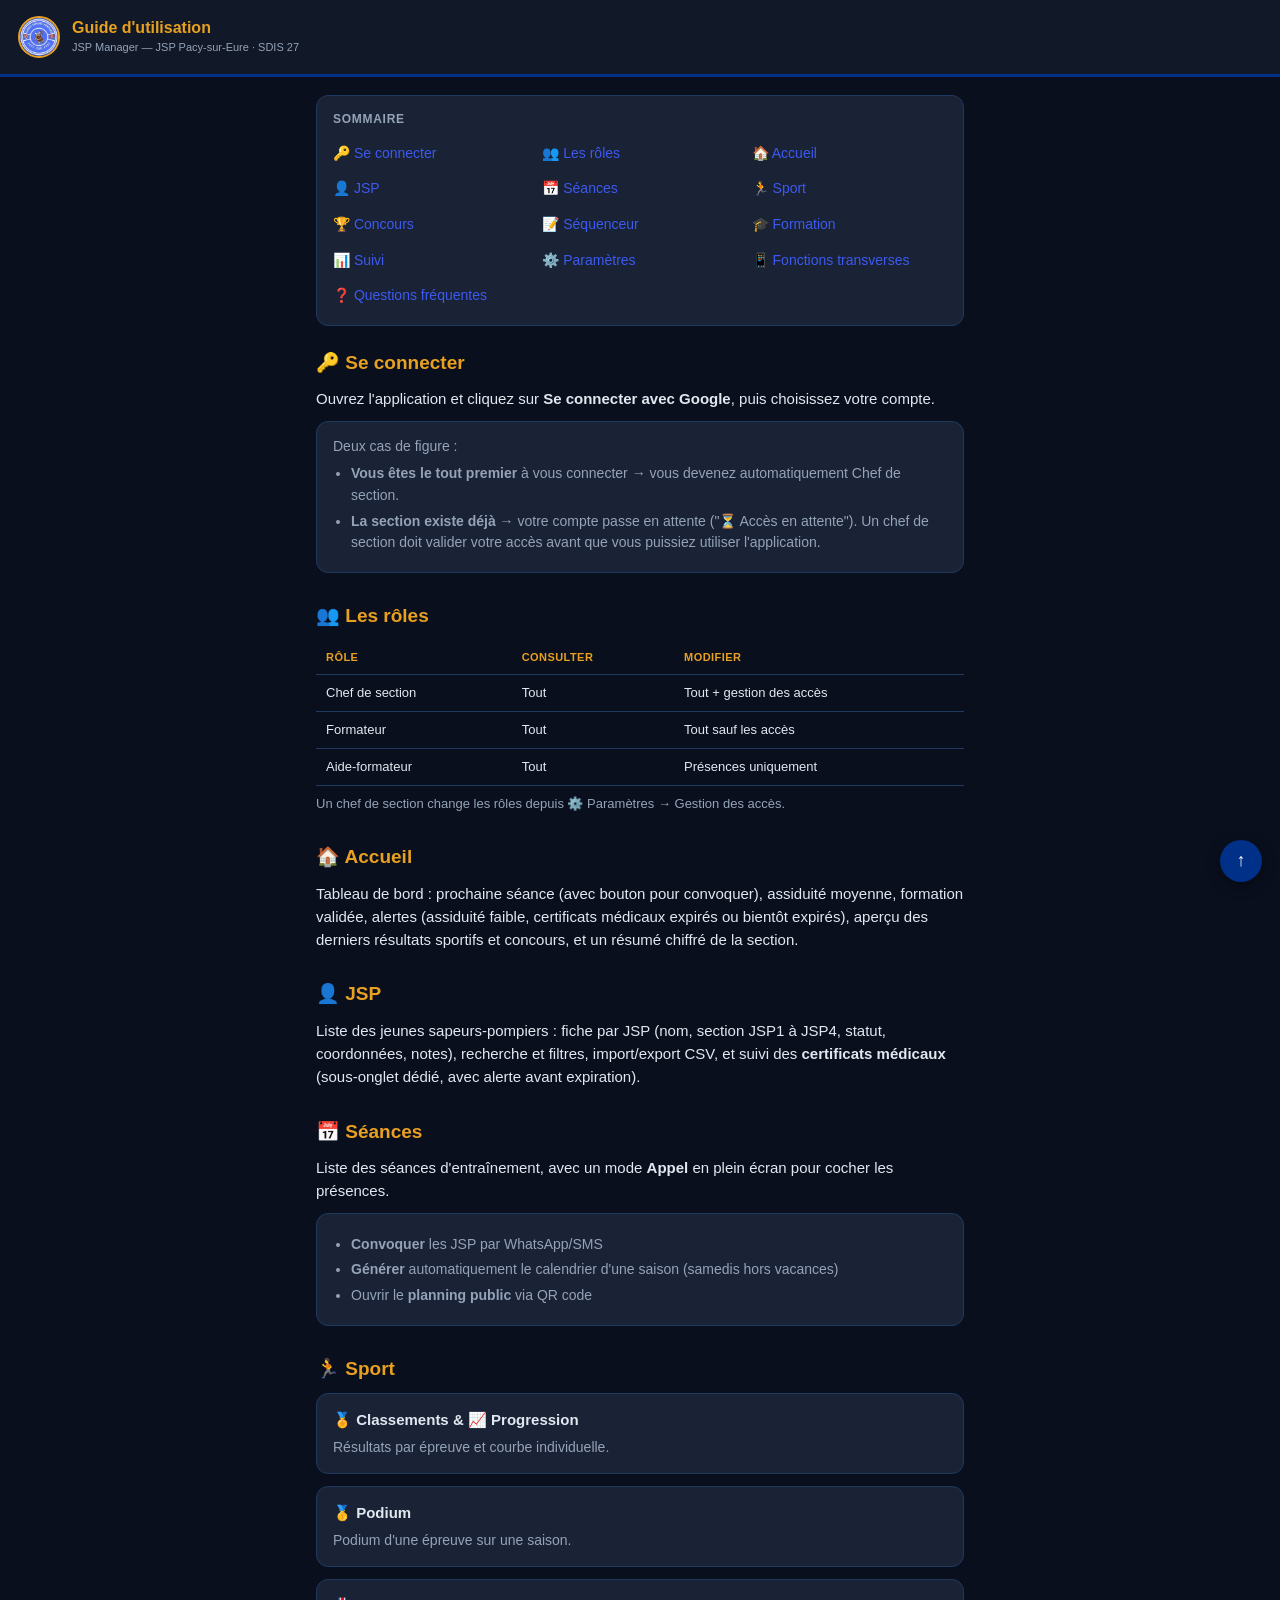
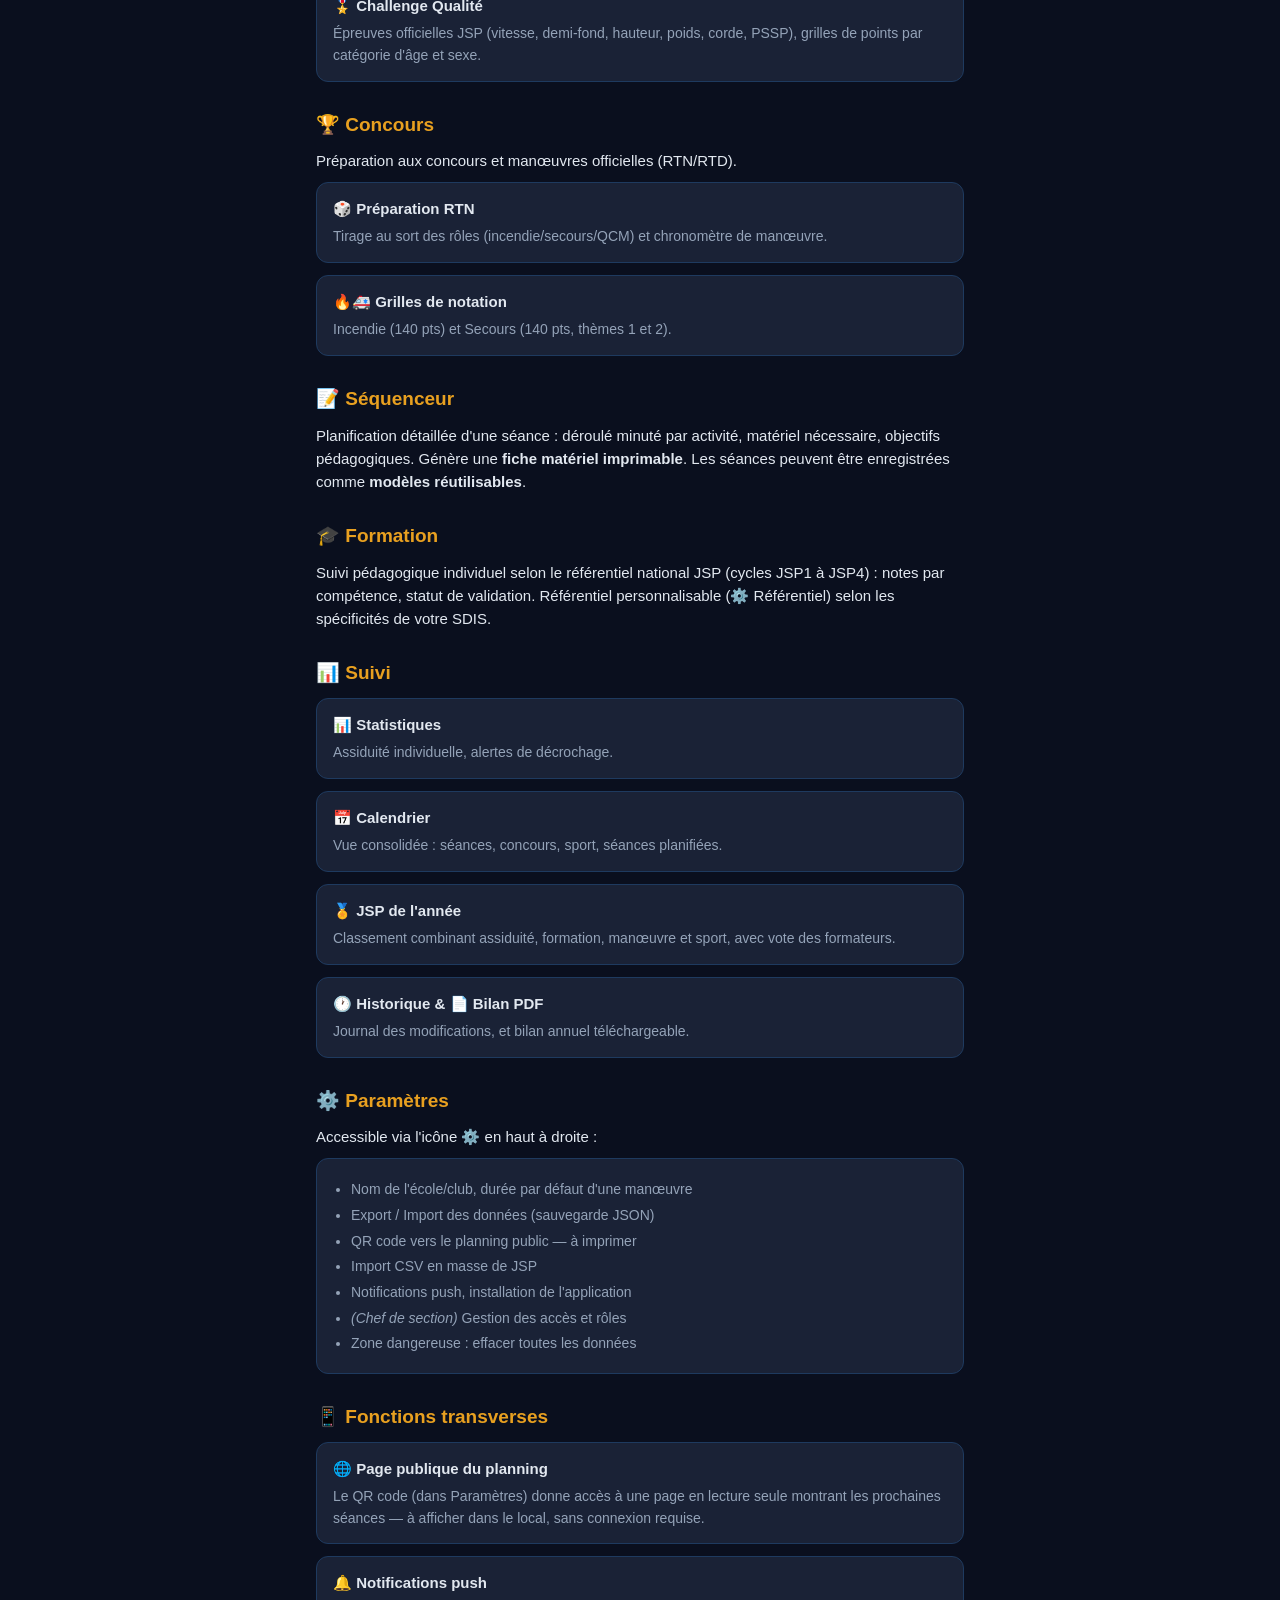
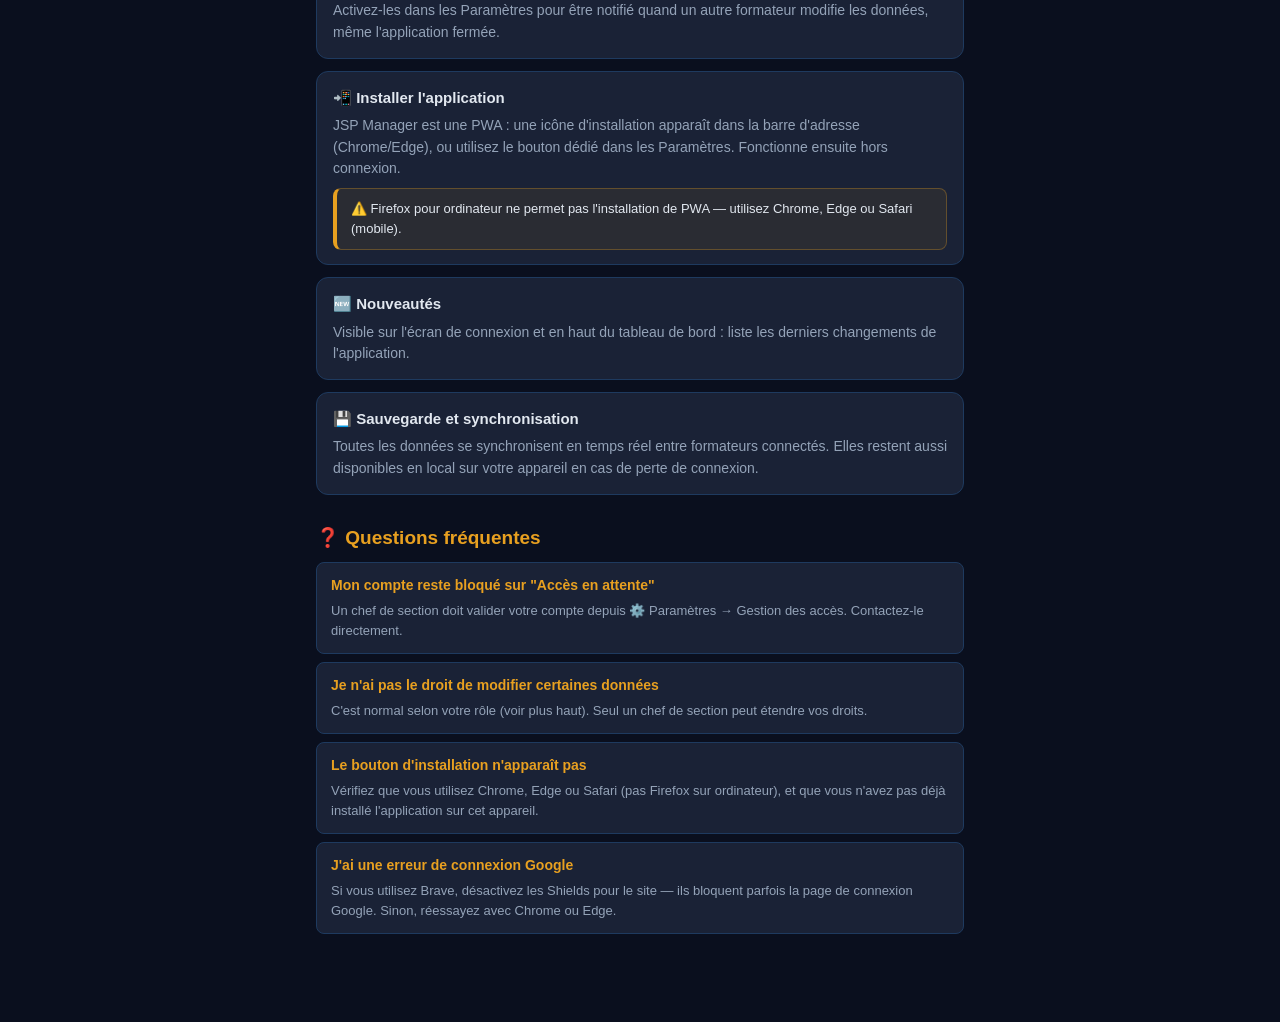
<file: guide.html>
<!DOCTYPE html>
<html lang="fr">
<head>
  <meta charset="UTF-8">
  <meta name="viewport" content="width=device-width, initial-scale=1.0, viewport-fit=cover">
  <meta name="theme-color" content="#0a0f1e">
  <title>JSP Manager — Guide d'utilisation</title>
  <link rel="icon" type="image/jpeg" href="img/logo-small.jpg">
  <style>
    *{box-sizing:border-box;margin:0;padding:0}
    :root{
      --bg:#0a0f1e;--panel:#111827;--card:#1a2236;--border:#1e3a5f;
      --txt:#e2e8f0;--txt-muted:#94a3b8;--sdis-bleu:#003087;--sdis-bleu-clair:#3c5af0;
      --sdis-or:#e8a020;--ok:#16a34a;--warn:#d97706;--danger:#dc2626;
      --radius:12px;--radius-sm:8px;
    }
    html{-webkit-text-size-adjust:100%;}
    body{background:var(--bg);color:var(--txt);font-family:-apple-system,BlinkMacSystemFont,'Segoe UI',sans-serif;
      min-height:100vh;line-height:1.55;font-size:16px;}

    header{background:var(--panel);border-bottom:3px solid var(--sdis-bleu);padding:16px 18px;
      display:flex;align-items:center;gap:12px;position:sticky;top:0;z-index:10;}
    header img{width:42px;height:42px;border-radius:50%;object-fit:cover;border:2px solid var(--sdis-or);flex-shrink:0;}
    header h1{font-size:16px;font-weight:700;color:var(--sdis-or);line-height:1.3;}
    header p{font-size:11px;color:var(--txt-muted);}

    .container{max-width:680px;margin:0 auto;padding:18px 16px 60px;}

    /* Sommaire */
    .toc{background:var(--card);border:1px solid var(--border);border-radius:var(--radius);
      padding:14px 16px;margin-bottom:22px;}
    .toc h2{font-size:12px;text-transform:uppercase;letter-spacing:.06em;color:var(--txt-muted);margin-bottom:10px;}
    .toc ul{list-style:none;display:grid;grid-template-columns:1fr 1fr;gap:6px 14px;}
    .toc a{color:var(--sdis-bleu-clair);text-decoration:none;font-size:14px;display:block;padding:4px 0;}
    .toc a:active{opacity:.7;}

    section{margin-bottom:28px;scroll-margin-top:76px;}
    section h2{font-size:19px;color:var(--sdis-or);margin-bottom:10px;display:flex;align-items:center;gap:8px;}
    section > p{margin-bottom:10px;font-size:15px;color:var(--txt);}
    section > p.muted{color:var(--txt-muted);font-size:13px;}

    .card{background:var(--card);border:1px solid var(--border);border-radius:var(--radius);
      padding:14px 16px;margin-bottom:12px;}
    .card h3{font-size:15px;color:var(--txt);margin-bottom:6px;display:flex;align-items:center;gap:6px;}
    .card p{font-size:14px;color:var(--txt-muted);}
    .card ul{margin:6px 0 0 18px;font-size:14px;color:var(--txt-muted);}
    .card ul li{margin-bottom:4px;}

    table{width:100%;border-collapse:collapse;font-size:13px;margin-bottom:8px;}
    th,td{text-align:left;padding:8px 10px;border-bottom:1px solid var(--border);}
    th{color:var(--sdis-or);font-size:11px;text-transform:uppercase;letter-spacing:.04em;}
    td{color:var(--txt);}

    .callout{background:rgba(232,160,32,.08);border:1px solid rgba(232,160,32,.3);border-left:4px solid var(--sdis-or);
      border-radius:var(--radius-sm);padding:10px 14px;font-size:13px;color:var(--txt);margin-top:8px;}

    .faq-item{background:var(--card);border:1px solid var(--border);border-radius:var(--radius-sm);
      padding:12px 14px;margin-bottom:8px;}
    .faq-item strong{display:block;color:var(--sdis-or);font-size:14px;margin-bottom:4px;}
    .faq-item p{font-size:13px;color:var(--txt-muted);}

    a.backtop{position:fixed;bottom:18px;right:18px;background:var(--sdis-bleu);color:#fff;
      width:42px;height:42px;border-radius:50%;display:flex;align-items:center;justify-content:center;
      text-decoration:none;font-size:18px;box-shadow:0 4px 14px rgba(0,0,0,.4);}

    @media (min-width:520px){
      .toc ul{grid-template-columns:1fr 1fr 1fr;}
    }
  </style>
</head>
<body>

<header>
  <img src="img/logo-small.jpg" alt="Logo JSP Pacy-sur-Eure">
  <div>
    <h1>Guide d'utilisation</h1>
    <p>JSP Manager — JSP Pacy-sur-Eure · SDIS 27</p>
  </div>
</header>

<div class="container">

  <div class="toc">
    <h2>Sommaire</h2>
    <ul>
      <li><a href="#connexion">🔑 Se connecter</a></li>
      <li><a href="#roles">👥 Les rôles</a></li>
      <li><a href="#accueil">🏠 Accueil</a></li>
      <li><a href="#jsp">👤 JSP</a></li>
      <li><a href="#seances">📅 Séances</a></li>
      <li><a href="#sport">🏃 Sport</a></li>
      <li><a href="#concours">🏆 Concours</a></li>
      <li><a href="#sequenceur">📝 Séquenceur</a></li>
      <li><a href="#formation">🎓 Formation</a></li>
      <li><a href="#suivi">📊 Suivi</a></li>
      <li><a href="#parametres">⚙️ Paramètres</a></li>
      <li><a href="#transverse">📱 Fonctions transverses</a></li>
      <li><a href="#faq">❓ Questions fréquentes</a></li>
    </ul>
  </div>

  <section id="connexion">
    <h2>🔑 Se connecter</h2>
    <p>Ouvrez l'application et cliquez sur <strong>Se connecter avec Google</strong>, puis choisissez votre compte.</p>
    <div class="card">
      <p>Deux cas de figure :</p>
      <ul>
        <li><strong>Vous êtes le tout premier</strong> à vous connecter → vous devenez automatiquement Chef de section.</li>
        <li><strong>La section existe déjà</strong> → votre compte passe en attente ("⏳ Accès en attente"). Un chef de section doit valider votre accès avant que vous puissiez utiliser l'application.</li>
      </ul>
    </div>
  </section>

  <section id="roles">
    <h2>👥 Les rôles</h2>
    <table>
      <thead><tr><th>Rôle</th><th>Consulter</th><th>Modifier</th></tr></thead>
      <tbody>
        <tr><td>Chef de section</td><td>Tout</td><td>Tout + gestion des accès</td></tr>
        <tr><td>Formateur</td><td>Tout</td><td>Tout sauf les accès</td></tr>
        <tr><td>Aide-formateur</td><td>Tout</td><td>Présences uniquement</td></tr>
      </tbody>
    </table>
    <p class="muted">Un chef de section change les rôles depuis ⚙️ Paramètres → Gestion des accès.</p>
  </section>

  <section id="accueil">
    <h2>🏠 Accueil</h2>
    <p>Tableau de bord : prochaine séance (avec bouton pour convoquer), assiduité moyenne, formation validée, alertes (assiduité faible, certificats médicaux expirés ou bientôt expirés), aperçu des derniers résultats sportifs et concours, et un résumé chiffré de la section.</p>
  </section>

  <section id="jsp">
    <h2>👤 JSP</h2>
    <p>Liste des jeunes sapeurs-pompiers : fiche par JSP (nom, section JSP1 à JSP4, statut, coordonnées, notes), recherche et filtres, import/export CSV, et suivi des <strong>certificats médicaux</strong> (sous-onglet dédié, avec alerte avant expiration).</p>
  </section>

  <section id="seances">
    <h2>📅 Séances</h2>
    <p>Liste des séances d'entraînement, avec un mode <strong>Appel</strong> en plein écran pour cocher les présences.</p>
    <div class="card">
      <ul>
        <li><strong>Convoquer</strong> les JSP par WhatsApp/SMS</li>
        <li><strong>Générer</strong> automatiquement le calendrier d'une saison (samedis hors vacances)</li>
        <li>Ouvrir le <strong>planning public</strong> via QR code</li>
      </ul>
    </div>
  </section>

  <section id="sport">
    <h2>🏃 Sport</h2>
    <div class="card"><h3>🏅 Classements & 📈 Progression</h3><p>Résultats par épreuve et courbe individuelle.</p></div>
    <div class="card"><h3>🥇 Podium</h3><p>Podium d'une épreuve sur une saison.</p></div>
    <div class="card"><h3>🎖️ Challenge Qualité</h3><p>Épreuves officielles JSP (vitesse, demi-fond, hauteur, poids, corde, PSSP), grilles de points par catégorie d'âge et sexe.</p></div>
  </section>

  <section id="concours">
    <h2>🏆 Concours</h2>
    <p>Préparation aux concours et manœuvres officielles (RTN/RTD).</p>
    <div class="card"><h3>🎲 Préparation RTN</h3><p>Tirage au sort des rôles (incendie/secours/QCM) et chronomètre de manœuvre.</p></div>
    <div class="card"><h3>🔥🚑 Grilles de notation</h3><p>Incendie (140 pts) et Secours (140 pts, thèmes 1 et 2).</p></div>
  </section>

  <section id="sequenceur">
    <h2>📝 Séquenceur</h2>
    <p>Planification détaillée d'une séance : déroulé minuté par activité, matériel nécessaire, objectifs pédagogiques. Génère une <strong>fiche matériel imprimable</strong>. Les séances peuvent être enregistrées comme <strong>modèles réutilisables</strong>.</p>
  </section>

  <section id="formation">
    <h2>🎓 Formation</h2>
    <p>Suivi pédagogique individuel selon le référentiel national JSP (cycles JSP1 à JSP4) : notes par compétence, statut de validation. Référentiel personnalisable (⚙️ Référentiel) selon les spécificités de votre SDIS.</p>
  </section>

  <section id="suivi">
    <h2>📊 Suivi</h2>
    <div class="card"><h3>📊 Statistiques</h3><p>Assiduité individuelle, alertes de décrochage.</p></div>
    <div class="card"><h3>📅 Calendrier</h3><p>Vue consolidée : séances, concours, sport, séances planifiées.</p></div>
    <div class="card"><h3>🏅 JSP de l'année</h3><p>Classement combinant assiduité, formation, manœuvre et sport, avec vote des formateurs.</p></div>
    <div class="card"><h3>🕐 Historique & 📄 Bilan PDF</h3><p>Journal des modifications, et bilan annuel téléchargeable.</p></div>
  </section>

  <section id="parametres">
    <h2>⚙️ Paramètres</h2>
    <p>Accessible via l'icône ⚙️ en haut à droite :</p>
    <div class="card">
      <ul>
        <li>Nom de l'école/club, durée par défaut d'une manœuvre</li>
        <li>Export / Import des données (sauvegarde JSON)</li>
        <li>QR code vers le planning public — à imprimer</li>
        <li>Import CSV en masse de JSP</li>
        <li>Notifications push, installation de l'application</li>
        <li><em>(Chef de section)</em> Gestion des accès et rôles</li>
        <li>Zone dangereuse : effacer toutes les données</li>
      </ul>
    </div>
  </section>

  <section id="transverse">
    <h2>📱 Fonctions transverses</h2>

    <div class="card">
      <h3>🌐 Page publique du planning</h3>
      <p>Le QR code (dans Paramètres) donne accès à une page en lecture seule montrant les prochaines séances — à afficher dans le local, sans connexion requise.</p>
    </div>

    <div class="card">
      <h3>🔔 Notifications push</h3>
      <p>Activez-les dans les Paramètres pour être notifié quand un autre formateur modifie les données, même l'application fermée.</p>
    </div>

    <div class="card">
      <h3>📲 Installer l'application</h3>
      <p>JSP Manager est une PWA : une icône d'installation apparaît dans la barre d'adresse (Chrome/Edge), ou utilisez le bouton dédié dans les Paramètres. Fonctionne ensuite hors connexion.</p>
      <div class="callout">⚠️ Firefox pour ordinateur ne permet pas l'installation de PWA — utilisez Chrome, Edge ou Safari (mobile).</div>
    </div>

    <div class="card">
      <h3>🆕 Nouveautés</h3>
      <p>Visible sur l'écran de connexion et en haut du tableau de bord : liste les derniers changements de l'application.</p>
    </div>

    <div class="card">
      <h3>💾 Sauvegarde et synchronisation</h3>
      <p>Toutes les données se synchronisent en temps réel entre formateurs connectés. Elles restent aussi disponibles en local sur votre appareil en cas de perte de connexion.</p>
    </div>
  </section>

  <section id="faq">
    <h2>❓ Questions fréquentes</h2>

    <div class="faq-item">
      <strong>Mon compte reste bloqué sur "Accès en attente"</strong>
      <p>Un chef de section doit valider votre compte depuis ⚙️ Paramètres → Gestion des accès. Contactez-le directement.</p>
    </div>

    <div class="faq-item">
      <strong>Je n'ai pas le droit de modifier certaines données</strong>
      <p>C'est normal selon votre rôle (voir plus haut). Seul un chef de section peut étendre vos droits.</p>
    </div>

    <div class="faq-item">
      <strong>Le bouton d'installation n'apparaît pas</strong>
      <p>Vérifiez que vous utilisez Chrome, Edge ou Safari (pas Firefox sur ordinateur), et que vous n'avez pas déjà installé l'application sur cet appareil.</p>
    </div>

    <div class="faq-item">
      <strong>J'ai une erreur de connexion Google</strong>
      <p>Si vous utilisez Brave, désactivez les Shields pour le site — ils bloquent parfois la page de connexion Google. Sinon, réessayez avec Chrome ou Edge.</p>
    </div>
  </section>

</div>

<a href="#" class="backtop" onclick="window.scrollTo({top:0,behavior:'smooth'});return false;" aria-label="Haut de page">↑</a>

</body>
</html>
</file>
